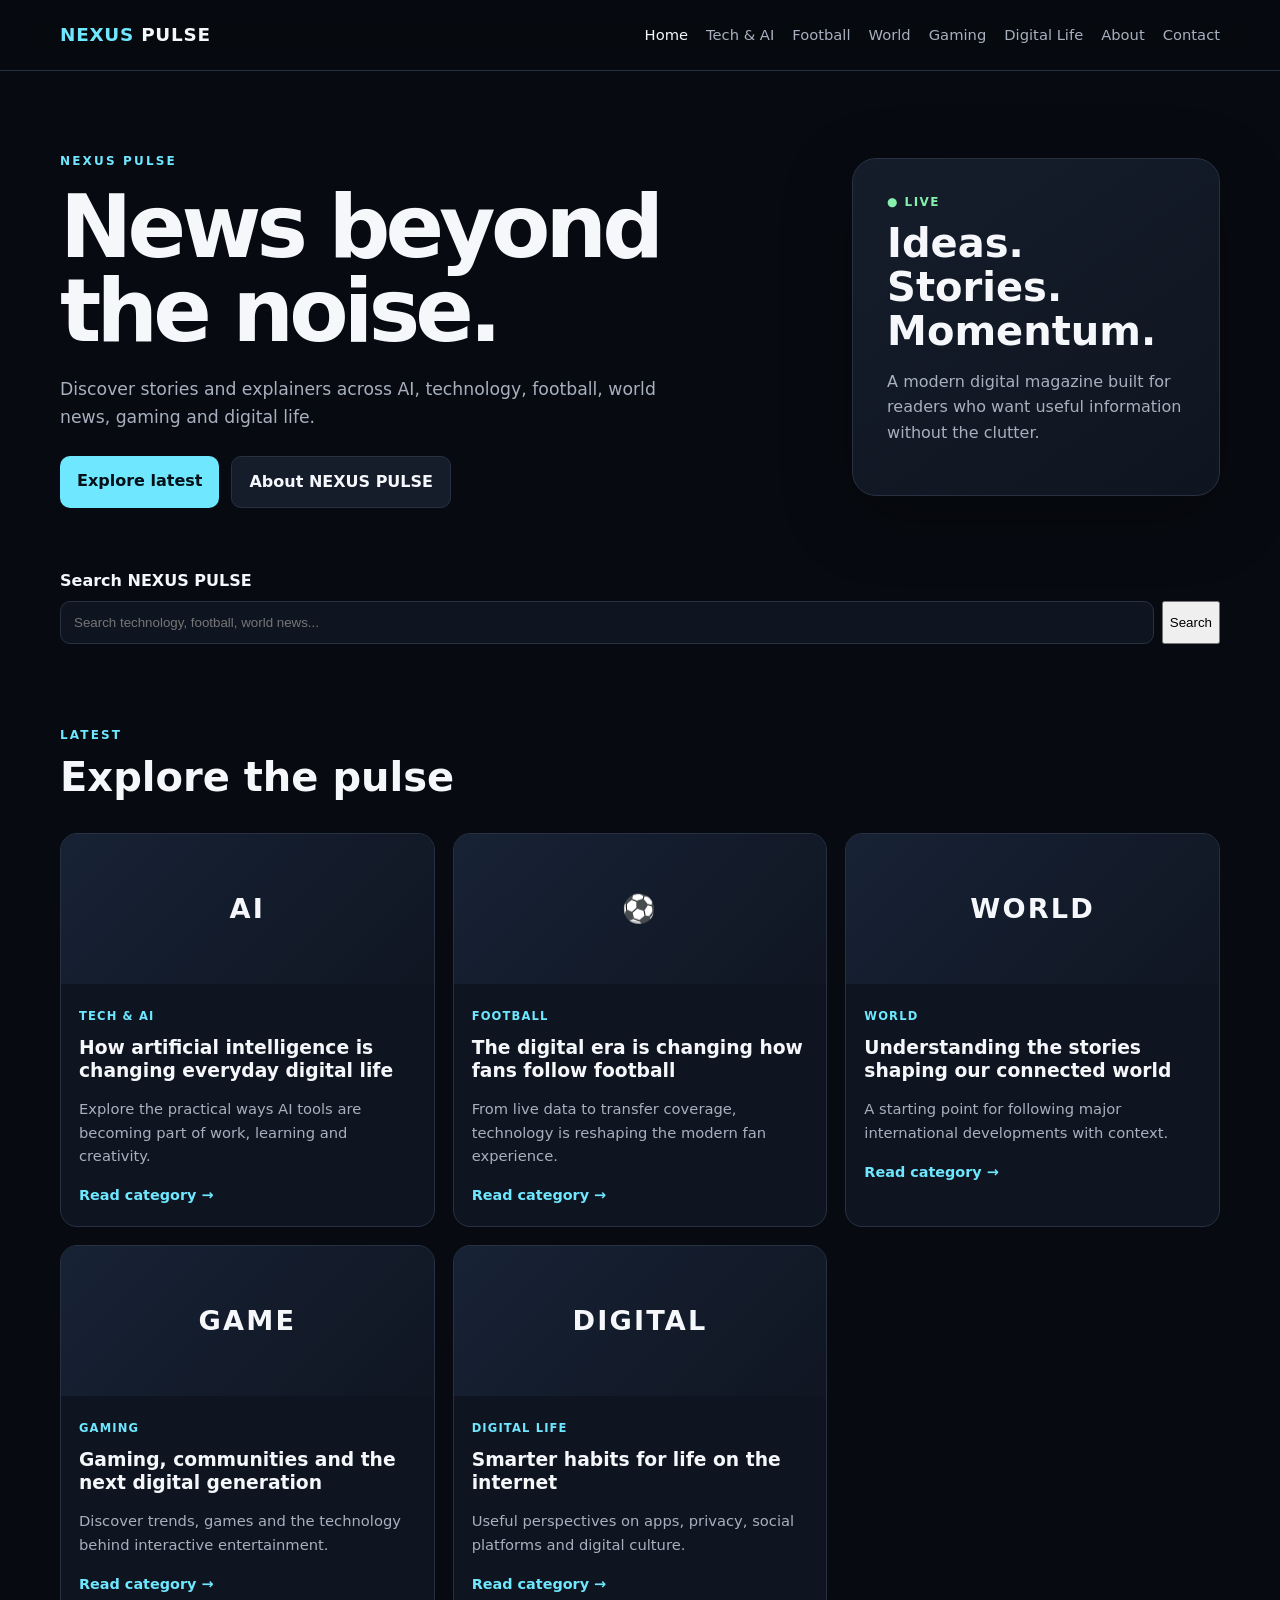
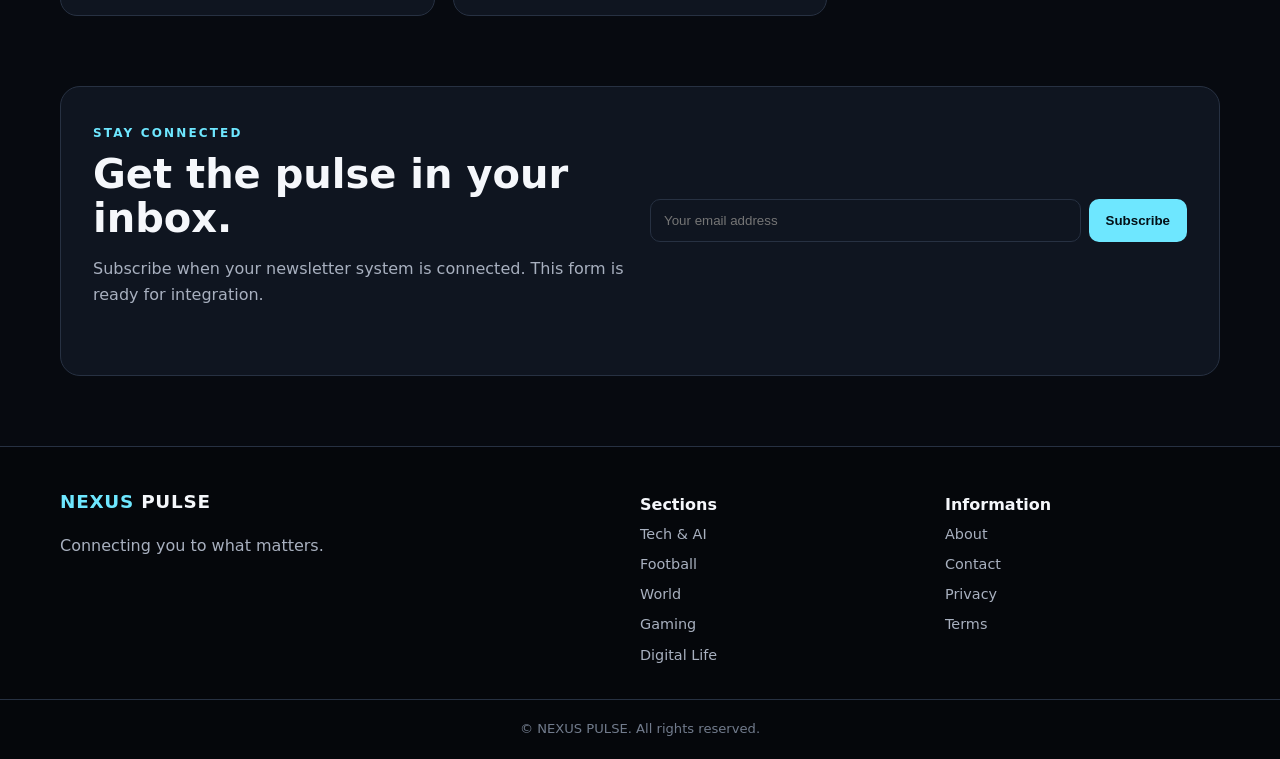
<file: index.html>
<!DOCTYPE html>
<html lang="en">
<head>
  <meta charset="UTF-8">
  <meta name="viewport" content="width=device-width, initial-scale=1.0">
  <meta name="description" content="NEXUS PULSE — Technology, AI, football, world news, gaming and digital life.">
  <meta name="robots" content="index, follow">
  <title>NEXUS PULSE — News Beyond the Noise</title>
  <link rel="stylesheet" href="style.css">
</head>
<body>
<header class="site-header">
  <div class="container nav-wrap">
    <a class="brand" href="index.html"><span>NEXUS</span> PULSE</a>
    <button class="menu-btn" aria-label="Open menu" aria-expanded="false">☰</button>
    <nav class="nav" id="nav">
      <a class="active" href="index.html">Home</a>
      <a href="category.html?cat=tech">Tech & AI</a>
      <a href="category.html?cat=football">Football</a>
      <a href="category.html?cat=world">World</a>
      <a href="category.html?cat=gaming">Gaming</a>
      <a href="category.html?cat=digital">Digital Life</a>
      <a href="about.html">About</a>
      <a href="contact.html">Contact</a>
    </nav>
  </div>
</header>

<main>
<section class="hero container">
  <div class="hero-copy">
    <span class="eyebrow">NEXUS PULSE</span>
    <h1>News beyond the noise.</h1>
    <p>Discover stories and explainers across AI, technology, football, world news, gaming and digital life.</p>
    <div class="hero-actions">
      <a class="btn primary" href="#latest">Explore latest</a>
      <a class="btn secondary" href="about.html">About NEXUS PULSE</a>
    </div>
  </div>
  <div class="hero-card">
    <div class="pulse">● LIVE</div>
    <h2>Ideas. Stories. Momentum.</h2>
    <p>A modern digital magazine built for readers who want useful information without the clutter.</p>
  </div>
</section>

<section class="container search-section">
  <label for="siteSearch">Search NEXUS PULSE</label>
  <div class="search-box">
    <input id="siteSearch" type="search" placeholder="Search technology, football, world news..." autocomplete="off">
    <button id="searchBtn">Search</button>
  </div>
  <div id="searchResults" class="search-results"></div>
</section>

<section id="latest" class="container section">
  <div class="section-heading">
    <div><span class="eyebrow">LATEST</span><h2>Explore the pulse</h2></div>
  </div>
  <div class="cards">
    <article class="card">
      <div class="card-image tech">AI</div>
      <div class="card-body"><span class="tag">Tech & AI</span><h3>How artificial intelligence is changing everyday digital life</h3><p>Explore the practical ways AI tools are becoming part of work, learning and creativity.</p><a href="category.html?cat=tech">Read category →</a></div>
    </article>
    <article class="card">
      <div class="card-image football">⚽</div>
      <div class="card-body"><span class="tag">Football</span><h3>The digital era is changing how fans follow football</h3><p>From live data to transfer coverage, technology is reshaping the modern fan experience.</p><a href="category.html?cat=football">Read category →</a></div>
    </article>
    <article class="card">
      <div class="card-image world">WORLD</div>
      <div class="card-body"><span class="tag">World</span><h3>Understanding the stories shaping our connected world</h3><p>A starting point for following major international developments with context.</p><a href="category.html?cat=world">Read category →</a></div>
    </article>
    <article class="card">
      <div class="card-image gaming">GAME</div>
      <div class="card-body"><span class="tag">Gaming</span><h3>Gaming, communities and the next digital generation</h3><p>Discover trends, games and the technology behind interactive entertainment.</p><a href="category.html?cat=gaming">Read category →</a></div>
    </article>
    <article class="card">
      <div class="card-image digital">DIGITAL</div>
      <div class="card-body"><span class="tag">Digital Life</span><h3>Smarter habits for life on the internet</h3><p>Useful perspectives on apps, privacy, social platforms and digital culture.</p><a href="category.html?cat=digital">Read category →</a></div>
    </article>
  </div>
</section>

<section class="newsletter container">
  <div><span class="eyebrow">STAY CONNECTED</span><h2>Get the pulse in your inbox.</h2><p>Subscribe when your newsletter system is connected. This form is ready for integration.</p></div>
  <form id="newsletterForm"><input type="email" id="newsletterEmail" placeholder="Your email address" required><button class="btn primary" type="submit">Subscribe</button></form>
  <p id="newsletterMsg" class="form-msg"></p>
</section>
</main>

<footer class="footer">
  <div class="container footer-grid">
    <div><a class="brand" href="index.html"><span>NEXUS</span> PULSE</a><p>Connecting you to what matters.</p></div>
    <div><h3>Sections</h3><a href="category.html?cat=tech">Tech & AI</a><a href="category.html?cat=football">Football</a><a href="category.html?cat=world">World</a><a href="category.html?cat=gaming">Gaming</a><a href="category.html?cat=digital">Digital Life</a></div>
    <div><h3>Information</h3><a href="about.html">About</a><a href="contact.html">Contact</a><a href="privacy.html">Privacy</a><a href="terms.html">Terms</a></div>
  </div>
  <div class="copyright">© <span id="year"></span> NEXUS PULSE. All rights reserved.</div>
</footer>
<script src="script.js"></script>
</body>
</html>
</file>
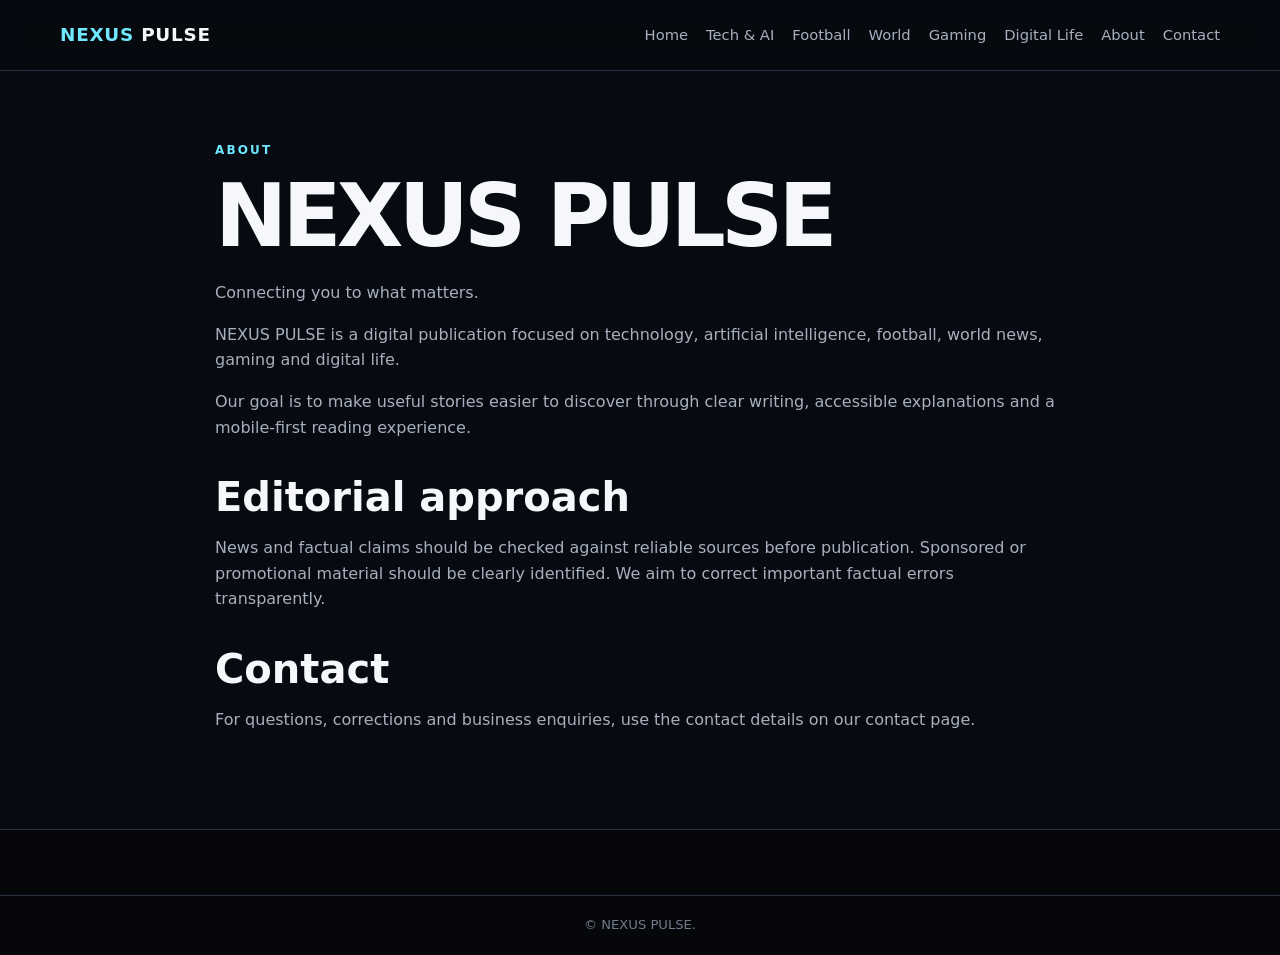
<file: about.html>
<!DOCTYPE html>
<html lang="en"><head><meta charset="UTF-8"><meta name="viewport" content="width=device-width, initial-scale=1.0"><title>About — NEXUS PULSE</title><link rel="stylesheet" href="style.css"></head>
<body><header class="site-header"><div class="container nav-wrap"><a class="brand" href="index.html"><span>NEXUS</span> PULSE</a><button class="menu-btn">☰</button><nav class="nav"><a href="index.html">Home</a><a href="category.html?cat=tech">Tech & AI</a><a href="category.html?cat=football">Football</a><a href="category.html?cat=world">World</a><a href="category.html?cat=gaming">Gaming</a><a href="category.html?cat=digital">Digital Life</a><a href="about.html">About</a><a href="contact.html">Contact</a></nav></div></header>
<main class="container page prose"><span class="eyebrow">ABOUT</span><h1>NEXUS PULSE</h1><p class="lead">Connecting you to what matters.</p><p>NEXUS PULSE is a digital publication focused on technology, artificial intelligence, football, world news, gaming and digital life.</p><p>Our goal is to make useful stories easier to discover through clear writing, accessible explanations and a mobile-first reading experience.</p><h2>Editorial approach</h2><p>News and factual claims should be checked against reliable sources before publication. Sponsored or promotional material should be clearly identified. We aim to correct important factual errors transparently.</p><h2>Contact</h2><p>For questions, corrections and business enquiries, use the contact details on our contact page.</p></main>
<footer class="footer"><div class="copyright">© <span id="year"></span> NEXUS PULSE.</div></footer><script src="script.js"></script></body></html>
</file>
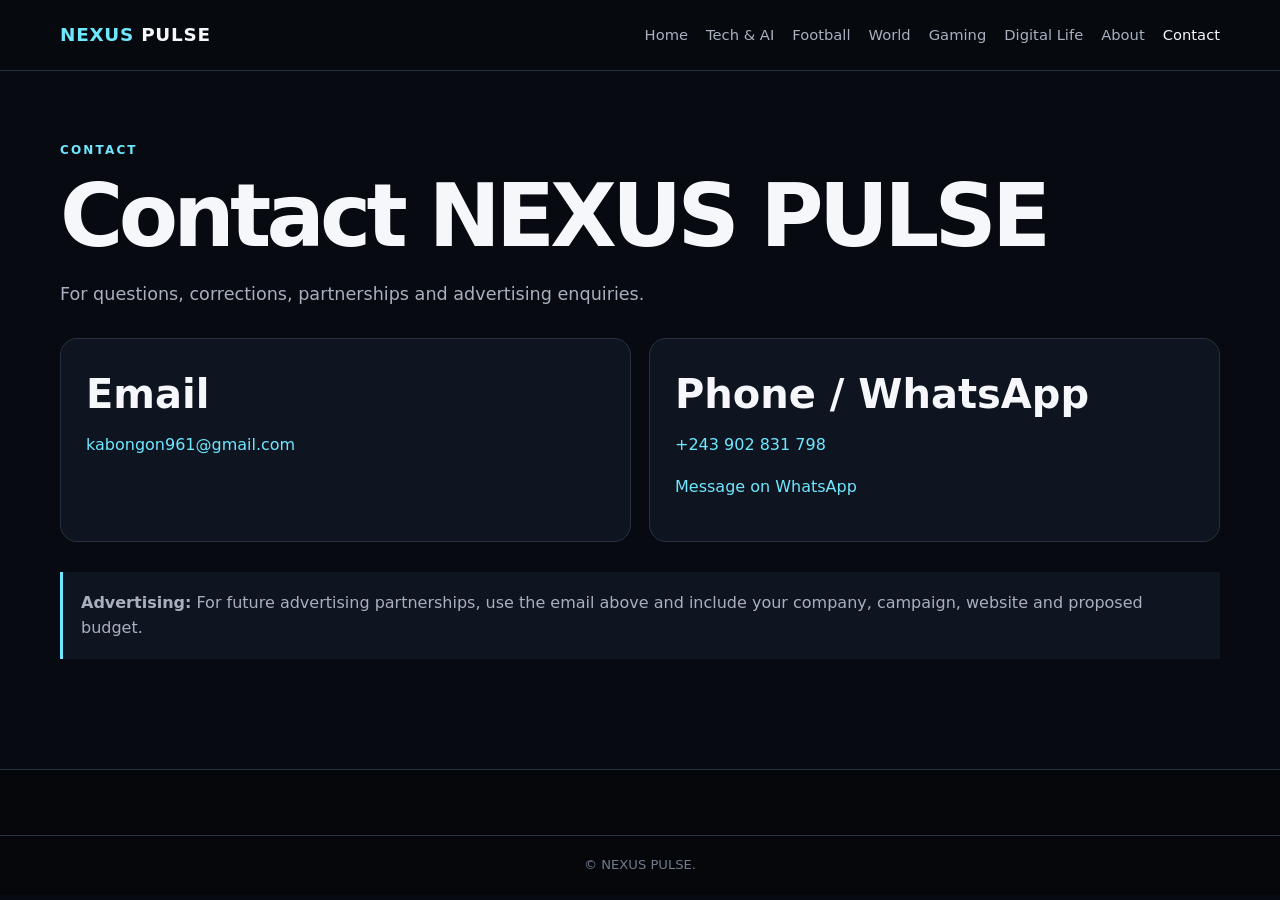
<file: contact.html>
<!DOCTYPE html>
<html lang="en"><head><meta charset="UTF-8"><meta name="viewport" content="width=device-width, initial-scale=1.0"><title>Contact — NEXUS PULSE</title><link rel="stylesheet" href="style.css"></head>
<body><header class="site-header"><div class="container nav-wrap"><a class="brand" href="index.html"><span>NEXUS</span> PULSE</a><button class="menu-btn">☰</button><nav class="nav"><a href="index.html">Home</a><a href="category.html?cat=tech">Tech & AI</a><a href="category.html?cat=football">Football</a><a href="category.html?cat=world">World</a><a href="category.html?cat=gaming">Gaming</a><a href="category.html?cat=digital">Digital Life</a><a href="about.html">About</a><a class="active" href="contact.html">Contact</a></nav></div></header>
<main class="container page"><span class="eyebrow">CONTACT</span><h1>Contact NEXUS PULSE</h1><p class="lead">For questions, corrections, partnerships and advertising enquiries.</p>
<div class="contact-grid"><div class="contact-card"><h2>Email</h2><p><a href="mailto:kabongon961@gmail.com">kabongon961@gmail.com</a></p></div><div class="contact-card"><h2>Phone / WhatsApp</h2><p><a href="tel:+243902831798">+243 902 831 798</a></p><p><a href="https://wa.me/243902831798" target="_blank" rel="noopener">Message on WhatsApp</a></p></div></div>
<div class="notice"><strong>Advertising:</strong> For future advertising partnerships, use the email above and include your company, campaign, website and proposed budget.</div>
</main><footer class="footer"><div class="copyright">© <span id="year"></span> NEXUS PULSE.</div></footer><script src="script.js"></script></body></html>
</file>
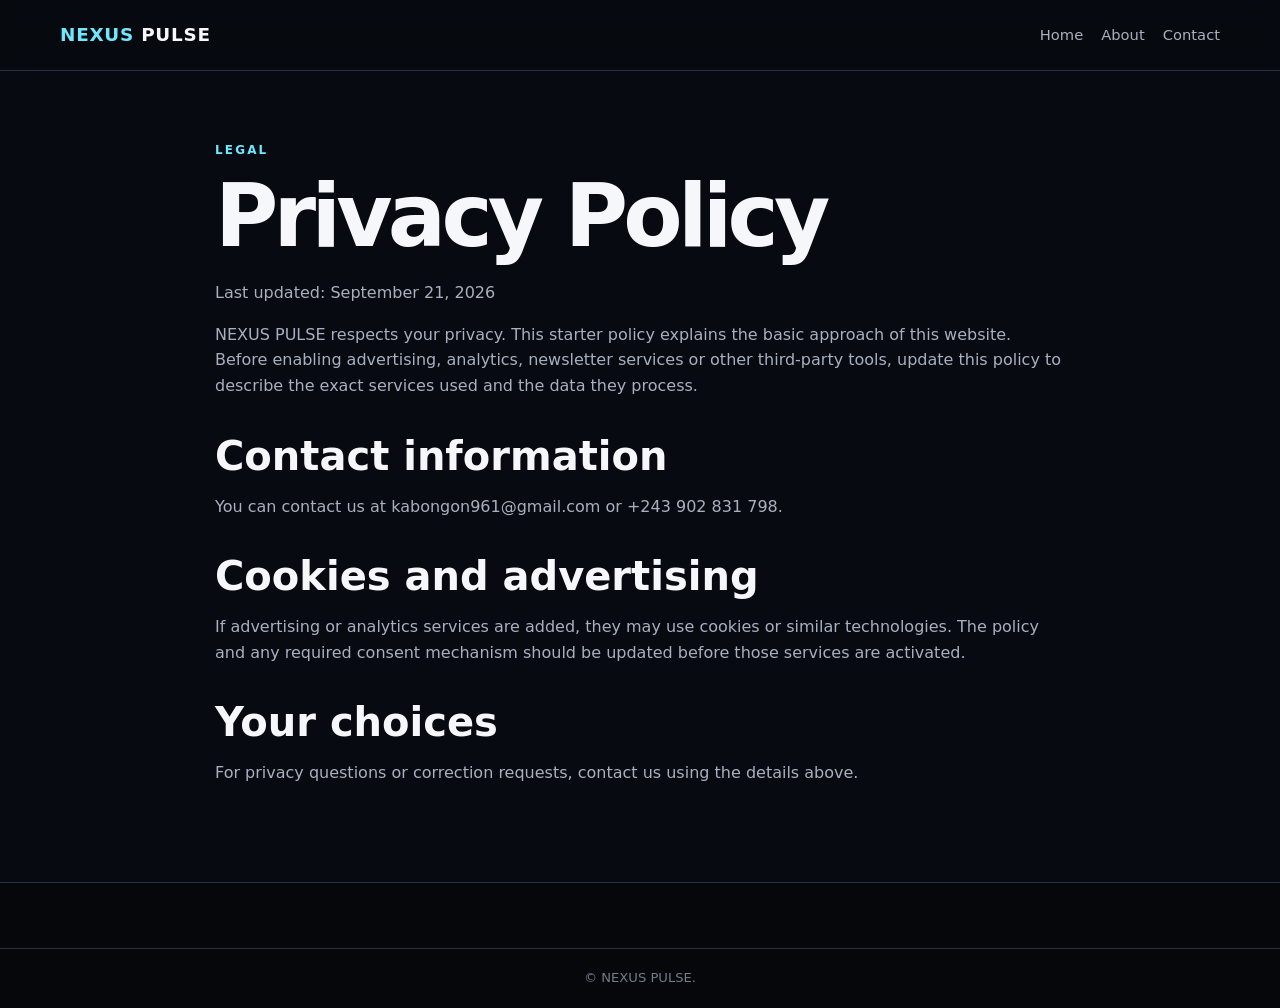
<file: privacy.html>
<!DOCTYPE html>
<html lang="en"><head><meta charset="UTF-8"><meta name="viewport" content="width=device-width, initial-scale=1.0"><title>Privacy Policy — NEXUS PULSE</title><link rel="stylesheet" href="style.css"></head>
<body><header class="site-header"><div class="container nav-wrap"><a class="brand" href="index.html"><span>NEXUS</span> PULSE</a><button class="menu-btn">☰</button><nav class="nav"><a href="index.html">Home</a><a href="about.html">About</a><a href="contact.html">Contact</a></nav></div></header>
<main class="container page prose"><span class="eyebrow">LEGAL</span><h1>Privacy Policy</h1><p class="lead">Last updated: September 21, 2026</p><p>NEXUS PULSE respects your privacy. This starter policy explains the basic approach of this website. Before enabling advertising, analytics, newsletter services or other third-party tools, update this policy to describe the exact services used and the data they process.</p><h2>Contact information</h2><p>You can contact us at <a href="mailto:kabongon961@gmail.com">kabongon961@gmail.com</a> or <a href="tel:+243902831798">+243 902 831 798</a>.</p><h2>Cookies and advertising</h2><p>If advertising or analytics services are added, they may use cookies or similar technologies. The policy and any required consent mechanism should be updated before those services are activated.</p><h2>Your choices</h2><p>For privacy questions or correction requests, contact us using the details above.</p></main>
<footer class="footer"><div class="copyright">© <span id="year"></span> NEXUS PULSE.</div></footer><script src="script.js"></script></body></html>
</file>
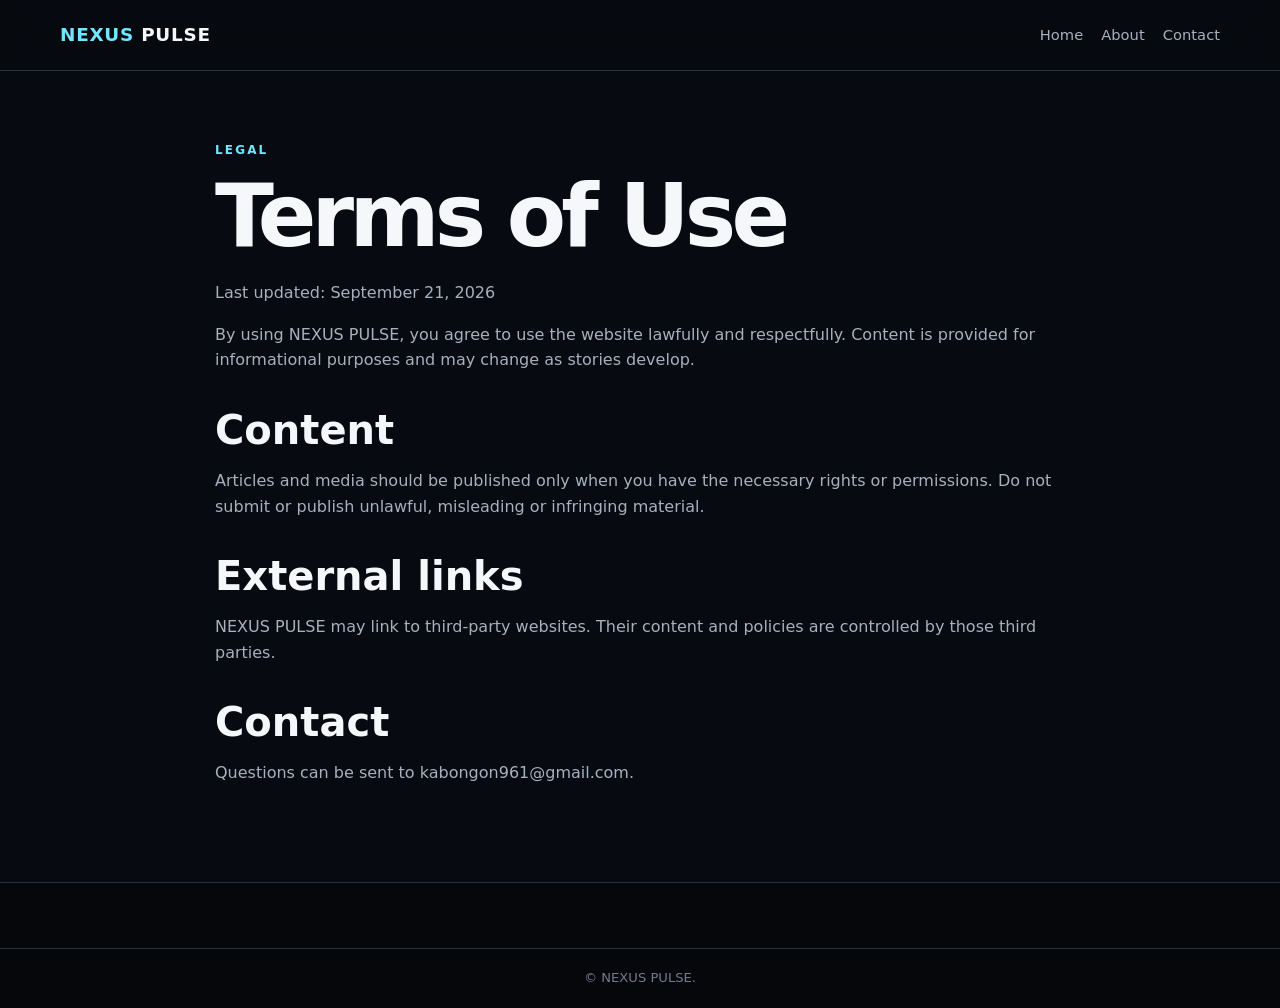
<file: terms.html>
<!DOCTYPE html>
<html lang="en"><head><meta charset="UTF-8"><meta name="viewport" content="width=device-width, initial-scale=1.0"><title>Terms — NEXUS PULSE</title><link rel="stylesheet" href="style.css"></head>
<body><header class="site-header"><div class="container nav-wrap"><a class="brand" href="index.html"><span>NEXUS</span> PULSE</a><button class="menu-btn">☰</button><nav class="nav"><a href="index.html">Home</a><a href="about.html">About</a><a href="contact.html">Contact</a></nav></div></header>
<main class="container page prose"><span class="eyebrow">LEGAL</span><h1>Terms of Use</h1><p class="lead">Last updated: September 21, 2026</p><p>By using NEXUS PULSE, you agree to use the website lawfully and respectfully. Content is provided for informational purposes and may change as stories develop.</p><h2>Content</h2><p>Articles and media should be published only when you have the necessary rights or permissions. Do not submit or publish unlawful, misleading or infringing material.</p><h2>External links</h2><p>NEXUS PULSE may link to third-party websites. Their content and policies are controlled by those third parties.</p><h2>Contact</h2><p>Questions can be sent to <a href="mailto:kabongon961@gmail.com">kabongon961@gmail.com</a>.</p></main>
<footer class="footer"><div class="copyright">© <span id="year"></span> NEXUS PULSE.</div></footer><script src="script.js"></script></body></html>
</file>
<file: style.css>
:root{--bg:#070a10;--surface:#0f1520;--surface2:#151d2b;--text:#f5f7fb;--muted:#a8b0bf;--line:#273142;--accent:#6ee7ff;--accent2:#8b5cf6;--max:1160px}*{box-sizing:border-box}html{scroll-behavior:smooth}body{margin:0;background:var(--bg);color:var(--text);font-family:Inter,system-ui,-apple-system,BlinkMacSystemFont,"Segoe UI",sans-serif;line-height:1.6}a{color:inherit;text-decoration:none}p{color:var(--muted)}.container{width:min(92%,var(--max));margin:auto}.site-header{position:sticky;top:0;z-index:20;background:rgba(7,10,16,.9);backdrop-filter:blur(14px);border-bottom:1px solid var(--line)}.nav-wrap{min-height:70px;display:flex;align-items:center;justify-content:space-between;gap:20px}.brand{font-weight:900;letter-spacing:.04em;font-size:1.15rem}.brand span{color:var(--accent)}.nav{display:flex;gap:18px;align-items:center}.nav a{color:var(--muted);font-size:.92rem}.nav a:hover,.nav a.active{color:var(--text)}.menu-btn{display:none;background:transparent;border:1px solid var(--line);color:var(--text);font-size:1.25rem;padding:7px 10px;border-radius:9px}.hero{display:grid;grid-template-columns:1.35fr .65fr;gap:28px;padding:76px 0 55px;align-items:center}.eyebrow{font-size:.75rem;font-weight:800;letter-spacing:.18em;color:var(--accent)}h1{font-size:clamp(2.6rem,7vw,5.4rem);line-height:.98;margin:12px 0 22px;letter-spacing:-.055em}h2{font-size:clamp(1.7rem,4vw,2.5rem);line-height:1.1;margin:8px 0 14px}h3{line-height:1.25;margin:8px 0}.hero-copy p{max-width:650px;font-size:1.08rem}.hero-card{background:linear-gradient(145deg,var(--surface2),var(--surface));border:1px solid var(--line);padding:34px;border-radius:24px;box-shadow:0 20px 70px rgba(0,0,0,.25)}.pulse{font-size:.75rem;font-weight:800;color:#86efac;letter-spacing:.12em}.hero-actions{display:flex;gap:12px;margin-top:25px;flex-wrap:wrap}.btn{border:0;border-radius:10px;padding:12px 17px;font-weight:800;cursor:pointer;display:inline-block}.primary{background:var(--accent);color:#031017}.secondary{background:var(--surface2);border:1px solid var(--line)}.section{padding:35px 0 70px}.section-heading{display:flex;justify-content:space-between;margin-bottom:20px}.cards{display:grid;grid-template-columns:repeat(3,1fr);gap:18px}.card{overflow:hidden;border:1px solid var(--line);border-radius:17px;background:var(--surface);transition:.2s}.card:hover{transform:translateY(-3px);border-color:#3b4b62}.card-image{height:150px;display:grid;place-items:center;font-weight:900;font-size:1.7rem;letter-spacing:.08em;background:linear-gradient(135deg,#172235,#101622)}.card-body{padding:18px}.card-body p{font-size:.92rem}.card-body a{font-weight:800;color:var(--accent);font-size:.9rem}.tag{font-size:.72rem;color:var(--accent);font-weight:800;text-transform:uppercase;letter-spacing:.1em}.search-section{padding:5px 0 30px}.search-section label{display:block;font-weight:800;margin-bottom:8px}.search-box{display:flex;gap:8px}.search-box input,.newsletter input{flex:1;background:var(--surface);border:1px solid var(--line);color:var(--text);padding:13px;border-radius:10px;outline:none}.search-results{margin-top:12px}.result{padding:10px 0;border-bottom:1px solid var(--line)}.newsletter{margin-bottom:70px;padding:32px;border:1px solid var(--line);background:var(--surface);border-radius:20px;display:grid;grid-template-columns:1fr 1fr;gap:20px;align-items:center}.newsletter form{display:flex;gap:8px}.form-msg{grid-column:1/-1;margin:0}.footer{border-top:1px solid var(--line);padding:40px 0 20px;background:#05070b}.footer-grid{display:grid;grid-template-columns:2fr 1fr 1fr;gap:30px}.footer-grid h3{font-size:1rem}.footer-grid a:not(.brand){display:block;color:var(--muted);margin:7px 0;font-size:.9rem}.copyright{border-top:1px solid var(--line);margin-top:25px;padding-top:18px;text-align:center;color:#727c8d;font-size:.82rem}.page{padding:65px 0 80px;min-height:65vh}.lead{font-size:1.1rem;max-width:760px}.prose{max-width:850px}.prose h2{margin-top:35px}.prose p{font-size:1rem}.contact-grid{display:grid;grid-template-columns:1fr 1fr;gap:18px;margin:30px 0}.contact-card{padding:25px;border:1px solid var(--line);background:var(--surface);border-radius:17px}.contact-card a{color:var(--accent)}.notice{margin:30px 0;padding:18px;border-left:3px solid var(--accent);background:var(--surface);color:var(--muted)}@media(max-width:850px){.nav{display:none;position:absolute;top:70px;left:0;right:0;background:var(--bg);border-bottom:1px solid var(--line);padding:15px 4%;flex-direction:column;align-items:flex-start}.nav.open{display:flex}.menu-btn{display:block}.hero{grid-template-columns:1fr;padding-top:52px}.cards{grid-template-columns:1fr 1fr}.newsletter{grid-template-columns:1fr}.newsletter form{flex-direction:column}.footer-grid{grid-template-columns:1fr 1fr}}@media(max-width:540px){.cards,.contact-grid{grid-template-columns:1fr}.hero-card{padding:24px}h1{font-size:3rem}.search-box{flex-direction:column}.footer-grid{grid-template-columns:1fr}.nav a{padding:5px 0;width:100%}}
</file>
